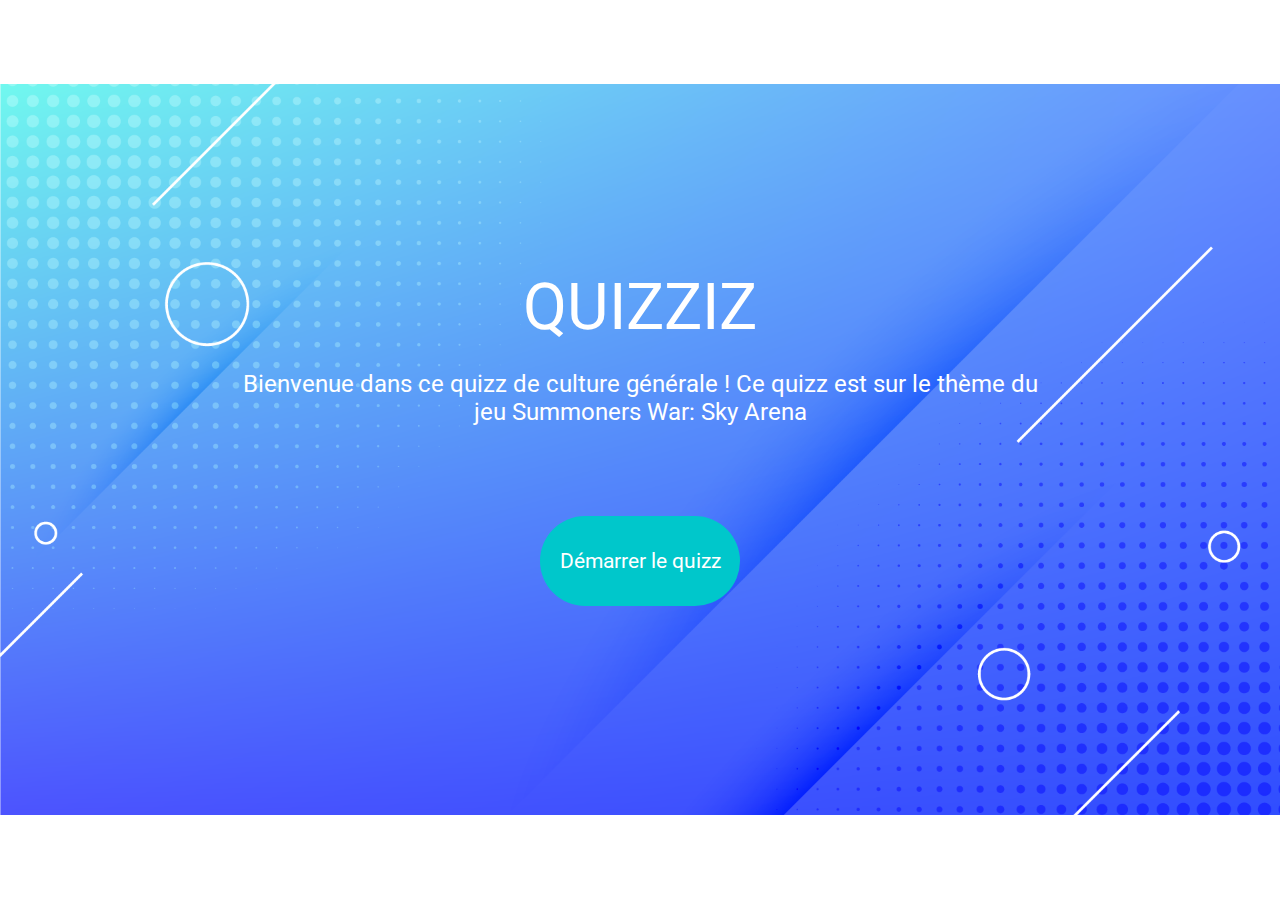
<file: index.html>
<!DOCTYPE html>
<html lang="fr">
<head>
    <meta charset="UTF-8">
    <meta name="viewport" content="width=device-width, initial-scale=1.0">
    <title>Quizziz</title>
    <link rel="stylesheet" href="css/accueil.css">
</head>
<body>
    <main>
        <div id="textes">
            <h1>QUIZZIZ</h1>
            <p>Bienvenue dans ce quizz de culture générale ! Ce quizz est sur le thème du jeu Summoners War: Sky Arena</p>
        </div>
        <a href="questions.html">Démarrer le quizz</a>
    </main>
</body>
</html>
</file>
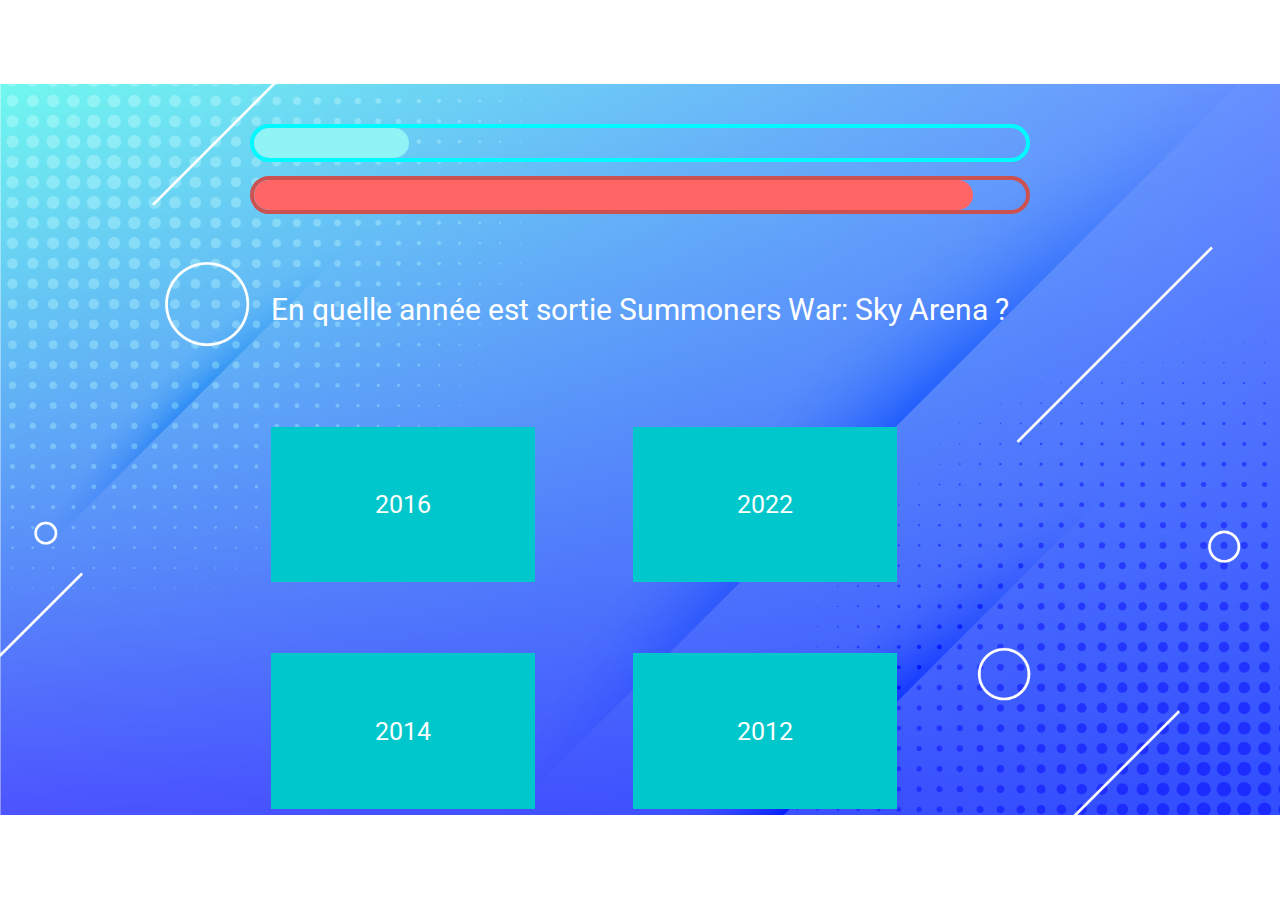
<file: questions.html>
<!DOCTYPE html>
<html lang="fr">
<head>
    <meta charset="UTF-8">
    <meta name="viewport" content="width=device-width, initial-scale=1.0">
    <title>Quizziz</title>
    <link rel="stylesheet" href="css/questions.css">
    <script src="https://code.jquery.com/jquery-3.3.1.min.js"></script>
</head>
<body onload="lancerQuestion()">
    <main>
        <h1>QUIZZIZ</h1>
        <div id="barres">
            <div id="progression">
                <div id="remplissage-progress">

                </div>
            </div>

            <div id="temps">
                <div id="remplissage-temps">

                </div>
            </div>
        </div>

        <div id="quizz">
            <div class="question-reponses">
                <div class="question">
                    <p class="texte-question">En quelle année est sortie Summoners War: Sky Arena ?</p>
                </div>
                <div class="reponses">
                    <button id="A" class="bouton-reponse" onclick="recupId(id)">2016</button>
                    <button id="B" class="bouton-reponse" onclick="recupId(id)">2022</button>
                    <button id="C" class="bouton-reponse vrai" onclick="recupId(id)">2014</button>
                    <button id="D" class="bouton-reponse" onclick="recupId(id)">2012</button>
                </div>
            </div>

            <div class="question-reponses">
                <div class="question">
                    <p class="texte-question">Quel est le rang le plus haut dans les contenus PVP ?</p>
                </div>
                <div class="reponses">
                    <button id="E" class="bouton-reponse" onclick="recupId(id)">Gardien</button>
                    <button id="f" class="bouton-reponse vrai" onclick="recupId(id)">Legende</button>
                    <button id="G" class="bouton-reponse" onclick="recupId(id)">Combattant</button>
                    <button id="H" class="bouton-reponse" onclick="recupId(id)">Master</button>
                </div>
            </div>

            <div class="question-reponses">
                <div class="question">
                    <p class="texte-question">Quel est le monstre qui s'appelle Seimei ?</p>
                </div>
                <div class="reponses">
                    <button id="I" class="bouton-reponse vrai" onclick="recupId(id)">Onmyouji Lumière</button>
                    <button id="J" class="bouton-reponse" onclick="recupId(id)">Oracle Eau</button>
                    <button id="K" class="bouton-reponse" onclick="recupId(id)">Dame de l'Enfer feu</button>
                    <button id="L" class="bouton-reponse" onclick="recupId(id)">Surfeur Céleste Ténèbre</button>
                </div>
            </div>

            <div class="question-reponses">
                <div class="question">
                    <p class="texte-question">Quel est le pourcentage d'activation du set violent ?</p>
                </div>
                <div class="reponses">
                    <button id="M" class="bouton-reponse" onclick="recupId(id)">27%</button>
                    <button id="N" class="bouton-reponse" onclick="recupId(id)">25%</button>
                    <button id="O" class="bouton-reponse vrai" onclick="recupId(id)">22%</button>
                    <button id="P" class="bouton-reponse" onclick="recupId(id)">20%</button>
                </div>
            </div>

            <div class="question-reponses">
                <div class="question">
                    <p class="texte-question">Qui est le champion du monde de 2021 ?</p>
                </div>
                <div class="reponses">
                    <button id="Q" class="bouton-reponse" onclick="recupId(id)">Tomato</button>
                    <button id="R" class="bouton-reponse" onclick="recupId(id)">Pinkroid</button>
                    <button id="S" class="bouton-reponse" onclick="recupId(id)">Rosith</button>
                    <button id="T" class="bouton-reponse vrai" onclick="recupId(id)">Diligent</button>
                </div>
            </div>

            <div class="question-reponses">
                <p id="score">Votre score: <span id="resultat"></span>/5</p>
                <label for="pseudo">Enregistrer son score ?</label>
                <input type="text" placeholder="Pseudo" id="pseudo">
                <button id="sauvegarder">Sauvegarder</button>
                <button id="voir-score">Voir score</button>
            </div>
        </div>

        <div id="tableau-score">
            <h2>Tableau des scores</h2>
            <ul></ul>
        </div>

    </main>
    <script src="js/js.js"></script>
</body>
</html>
</file>
<file: css/accueil.css>
@import url('https://fonts.googleapis.com/css2?family=Roboto&display=swap');

*{
    margin: 0;
    padding: 0;
}

html{
    height: 100vh;
    width: 100vw;
    background: url("../img/background.png") no-repeat center/100%;
}

main{
    display: flex;
    flex-direction: column;
    align-items: center;
    width: 100vw;
    height: 100vh;
}

h1, p, button, a{
    font-family: Roboto, sans-serif;
    text-align: center;
    color: white;
}

#textes{
    margin-top: 30vh;
}

h1{
    font-size: 64px;
    line-height: 75px;
    font-weight: normal;
}

p{
    font-size: 1.5em;
    margin-top: 25px;
    width: 800px;
}

a{
    display: flex;
    justify-content: center;
    align-items: center;
    margin-top: 10vh;
    background: #00c7cb;
    width: 200px;
    height: 90px;
    border: none;
    border-radius: 100px;
    font-size: 21px;
    text-decoration: none;
}

a:hover{
    opacity: 0.8;
    transition: opacity ease-in-out 0.2s;
}
</file>
<file: css/questions.css>
@import url('https://fonts.googleapis.com/css2?family=Roboto&display=swap');

*{
    margin: 0;
    padding: 0;
}

html{
    height: 100vh;
    width: 100vw;
    background: url("../img/background.png") no-repeat center/100%;
}

main{
    display: flex;
    flex-direction: column;
    align-items: center;
    width: 100vw;
    height: 100vh;
}

h1, p, button, a, label{
    font-family: Roboto, sans-serif;
    text-align: center;
    color: white;
}

h1{
    font-size: 40px;
    line-height: 6.94vh;
    font-weight: normal;
    margin-top: 3.15vh;
    margin-bottom: 3.7vh;
}

#barres > div{
    width: 60.26vw;
    height: 3.33vh;
    border: solid 4px;
    border-radius: 48px;
}

#progression{
    position: relative;
    border-color: #00FAFF !important;
    margin-bottom: 1.57vh;
    overflow: hidden;
}

#remplissage-progress{
    height: 3.33vh;
    background-color: #90F3F5 !important;
    border-radius: 48px;
}

#temps{
    position: relative;
    border-color: #CC5151 !important;
    margin-bottom: 8.61vh;
    overflow: hidden;
}

#remplissage-temps{
    width: 100%;
    height: 3.33vh;
    background-color: #FF6565 !important;
    border-radius: 48px;
}

#quizz{
    height: 100vh;
}

.question{
    margin-bottom: 100px;
    width: 100%;
}

.question p, #score{
    font-size: 30px;
}

.reponses{
    display: flex;
    flex-wrap: wrap;
    justify-content: space-between;
    align-content: space-between;
    width: 48.94vw;
    height: 42.5vh;
}

.bouton-reponse{
    width: 20.66vw;
    height: 17.31vh;
    border: none;
    font-size: 25px;
    cursor: pointer;
    padding: 10px;
    background-color: #00c7cb;
}

button:hover{
    opacity: 0.8;
    transition: opacity ease-in-out 0.2s;
}

.active{
    background-color: #0031cb;
}

.vraiReponse{
    background-color: green !important;
}

#sauvegarder{
    display: flex;
    justify-content: center;
    align-items: center;
    margin-top: 3vh;
    background: #00c7cb;
    width: 150px;
    height: 60px;
    border: none;
    border-radius: 100px;
    font-size: 21px;
    text-decoration: none;
}

#sauvegarder:hover{
    opacity: 0.8;
    transition: opacity ease-in-out 0.2s;
}

.question-reponses:last-of-type{
    display: flex;
    flex-direction: column;
    justify-content: center;
    align-items: center;
    font-size: 20px;
    height: 100%;
}

.question-reponses:last-of-type label{
    margin-top: 50px;
}

#pseudo{
    border: none;
    font-size: 20px;
    width: 250px;
    height: 40px;
    text-align: center;
    margin-top: 20px;
}

#pseudo::placeholder{
    text-align-last: center;
}

#voir-score{
    display: flex;
    justify-content: center;
    align-items: center;
    margin-top: 5vh;
    background: #0064cb;
    width: 100px;
    height: 45px;
    border: none;
    font-size: 15px;
    text-decoration: none;
    border-radius: 10px;
}

#tableau-score{
    display: none;
    position: absolute;
    overflow-y: scroll;
    font-family: 'Roboto', sans-serif;
    width: 50%;
    height: 50%;
    background: #00c7cb;
    top: 25%;
    left: 25%;
    color: white;
    text-align: center;
}

#tableau-score h2{
    margin-top: 20px;
}

#tableau-score ul{
    margin: 50px 0;
}

#tableau-score li{
    font-size: 20px;
    margin-bottom: 30px;
}
</file>
